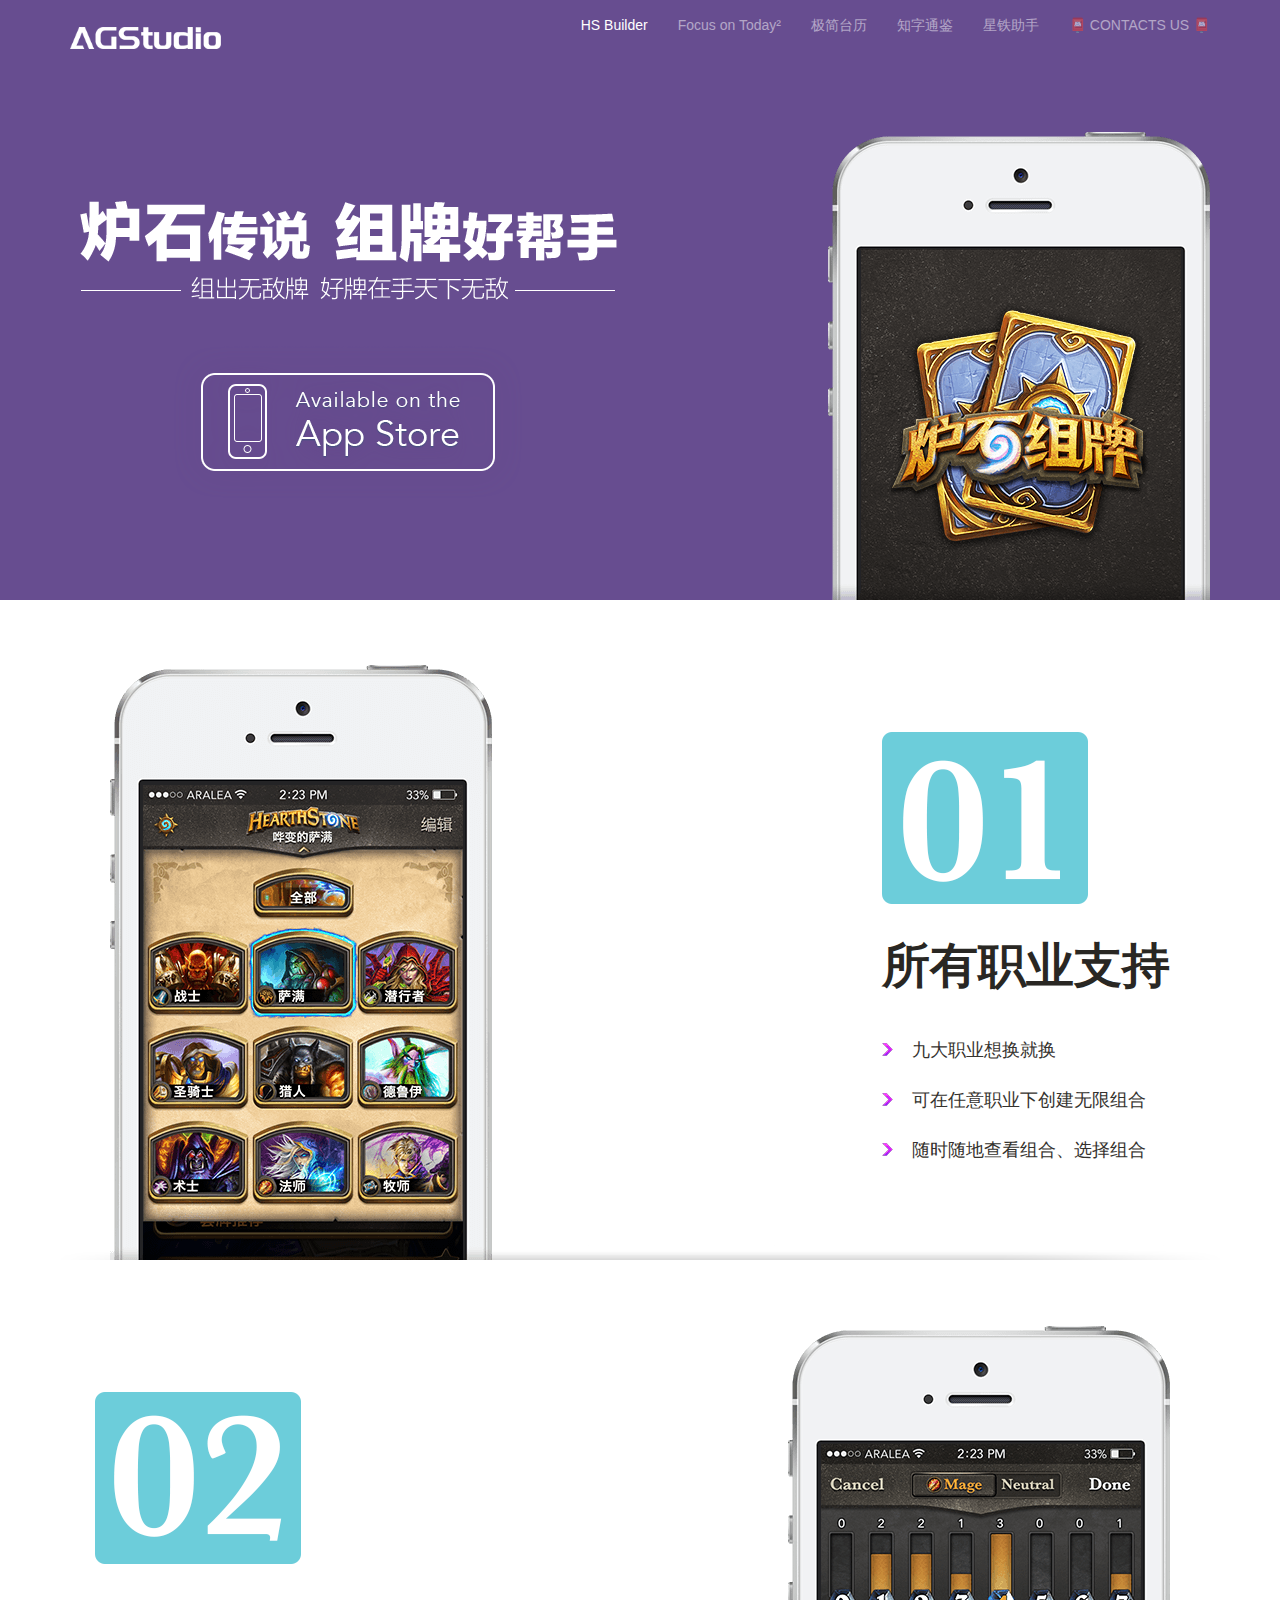
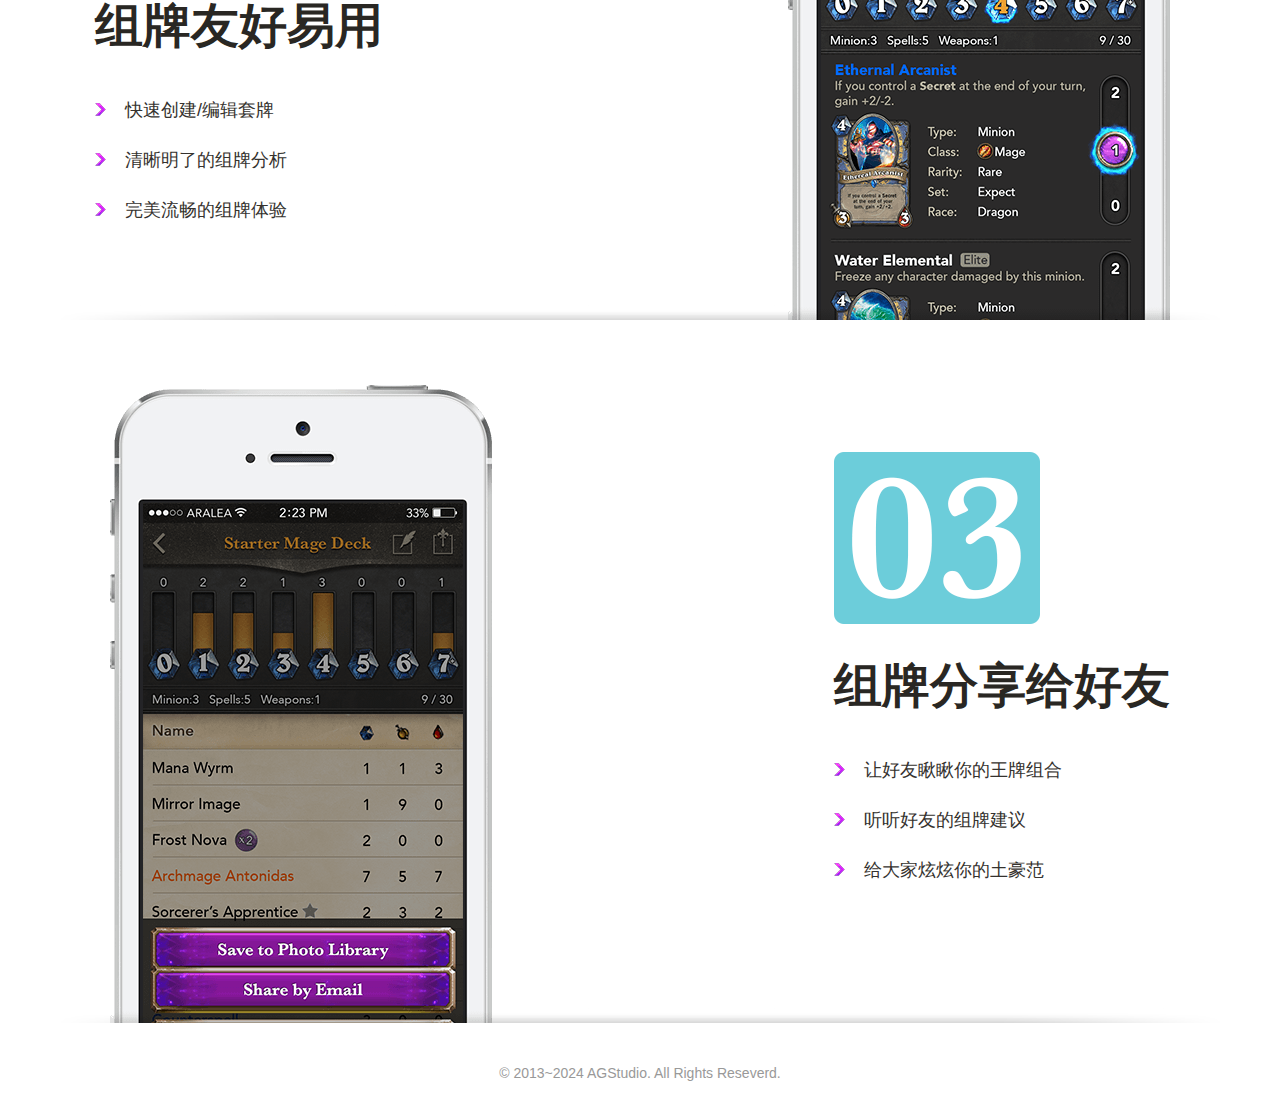
<file: index.html>
<!DOCTYPE html>
<html lang="en">

<head>
	<meta charset="UTF-8">
	<meta http-equiv="X-UA-Compatible" content="IE=edge">
	<meta name="viewport" content="width=device-width, initial-scale=1">
	<meta name="description" content="AGStudio">
	<meta name="keywords"
		content="AGStudio,Design,Develope,Products,Simple,Awesome,Smart,Hearthstone,Deck Builder,Decks,idiom">
	<title>AGStudio - Deckbuilder For HearthStone</title>
	<!-- Latest compiled and minified CSS -->
	<link rel="stylesheet" href="https://maxcdn.bootstrapcdn.com/bootstrap/3.3.5/css/bootstrap.min.css">
	<!--<link rel="stylesheet" href="css/bootstrap.min.css">-->
	<!-- Optional theme -->
	<!--<link rel="stylesheet" href="https://maxcdn.bootstrapcdn.com/bootstrap/3.3.5/css/bootstrap-theme.min.css">-->
	<link rel="stylesheet" href="css/style.css">
	<link rel="stylesheet" href="css/hs.css">
	<link rel="icon" href="images/favicon.ico">
    <!--<script type="text/javascript">
        (function (c, l, a, r, i, t, y) {
            c[a] = c[a] || function () { (c[a].q = c[a].q || []).push(arguments) };
            t = l.createElement(r); t.async = 1; t.src = "https://www.clarity.ms/tag/" + i;
            y = l.getElementsByTagName(r)[0]; y.parentNode.insertBefore(t, y);
        })(window, document, "clarity", "script", "ksd0ayms5r");
    </script>-->
</head>

<body>
	<nav class="navbar navbar-default navbar-fixed-top">
		<div class="container">
			<div class="navbar-header">
				<button type="button" class="navbar-toggle collapsed" data-toggle="collapse" data-target="#ags-navbar"
					aria-controls="ags-navbar" aria-expanded="false">
					<span class="sr-only">Toggle navigation</span>
					<span class="icon-bar"></span>
					<span class="icon-bar"></span>
					<span class="icon-bar"></span>
				</button>
				<a href="index.html" class="navbar-brand"><img id="logo" src="images/logo-w.png" alt="AGStudio"></a>
			</div>
			<div id="ags-navbar" class="navbar-collapse collapse">
				<ul class="nav navbar-nav navbar-right">
					<li class="active"><a href="index.html">HS Builder</a></li>
					<li class="menu"><a href="fot.html">Focus on Today²</a></li>
					<li class="menu"><a href="acal.html">极简台历</a></li>
					<li class="menu"><a href="idiom.html">知字通鉴</a></li>
					<li class="menu"><a href="sra.html">星铁助手</a></li>
					<li class="menu"><a href="mailto:tdtot@outlook.com">📮 CONTACTS US 📮</a></li>
				</ul>
			</div>
		</div>
	</nav>
	<div id="headBg">
		<div class="container">
			<div class="row">
				<div class="col-md-6 col-xs-12 col-sm-6 col-lg-6">
					<div class="hs-icon"><img src="images/hs/img-HSDeck-Logo.png" alt=""></div>
					<div class="slogan">
						<img src="images/hs/img-slogan.png" alt="">
					</div>


					<div class="appstore">
						<a
							href="https://apps.apple.com/cn/app/%E7%82%89%E7%9F%B3%E7%BB%84%E7%89%8C-for-%E7%82%89%E7%9F%B3%E4%BC%A0%E8%AF%B4/id779519284">
							<img src="images/hs/btn-appstore-normal.png" alt="">
						</a>
					</div>
				</div>

				<div class="col-md-6 col-xs-12 col-sm-6 col-lg-6">
					<div class="iPhoneMain">
						<img class="img-responsive" src="images/hs/img-iPhone-main.png" alt="">
					</div>
				</div>
			</div>
		</div>

	</div>

	<div class="container">
		<div class="row splitLine">
			<div class="col-md-6 col-xs-12 col-sm-6 col-lg-6">
				<img class="leftImg" src="images/hs/img-iPhone-one.png" alt="">
			</div>
			<div class="col-md-6 col-xs-12 col-sm-6 col-lg-6">
				<div class="rightDes">
					<img src="images/hs/img-number-one.png" alt="">
					<h1><span class="big">所有</span>职业支持</h1>
					<ul class="decription">
						<li>九大职业想换就换</li>
						<li>可在任意职业下创建无限组合</li>
						<li>随时随地查看组合、选择组合</li>
					</ul>
				</div>
			</div>
		</div>
		<div class="row splitLine">
			<div class="col-md-6 col-xs-12 col-sm-6 col-lg-6 leftDes">
				<img src="images/hs/img-number-two.png" alt="">
				<h1><span class="big">组牌</span>友好易用</h1>
				<ul class="decription">
					<li>快速创建/编辑套牌</li>
					<li>清晰明了的组牌分析</li>
					<li>完美流畅的组牌体验</li>
				</ul>
			</div>
			<div class="col-md-6 col-xs-12 col-sm-6 col-lg-6 ">
				<div class="rightImg">
					<img class="img-responsive" src="images/hs/img-iPhone-two.png" alt="">
				</div>
			</div>
		</div>
		<div class="row splitLine">
			<div class="col-md-6 col-xs-12 col-sm-6 col-lg-6"><img class="leftImg" src="images/hs/img-iPhone-three.png"
					alt=""></div>
			<div class="col-md-6 col-xs-12 col-sm-6 col-lg-6 ">
				<div class="rightDes">
					<img src="images/hs/img-number-three.png" alt="">
					<h1><span class="big">组牌</span>分享给好友</h1>
					<ul class="decription">
						<li>让好友瞅瞅你的王牌组合</li>
						<li>听听好友的组牌建议</li>
						<li>给大家炫炫你的土豪范</li>
					</ul>
				</div>
			</div>
		</div>
		<div id="footer">© 2013~2024 AGStudio. All Rights Reseverd.</div>
	</div>

	<!-- Latest compiled and minified JavaScript -->
	<script src="http://libs.baidu.com/jquery/2.0.2/jquery.min.js"></script>
	<script src="https://maxcdn.bootstrapcdn.com/bootstrap/3.3.5/js/bootstrap.min.js"></script>
</body>

</html>
</file>
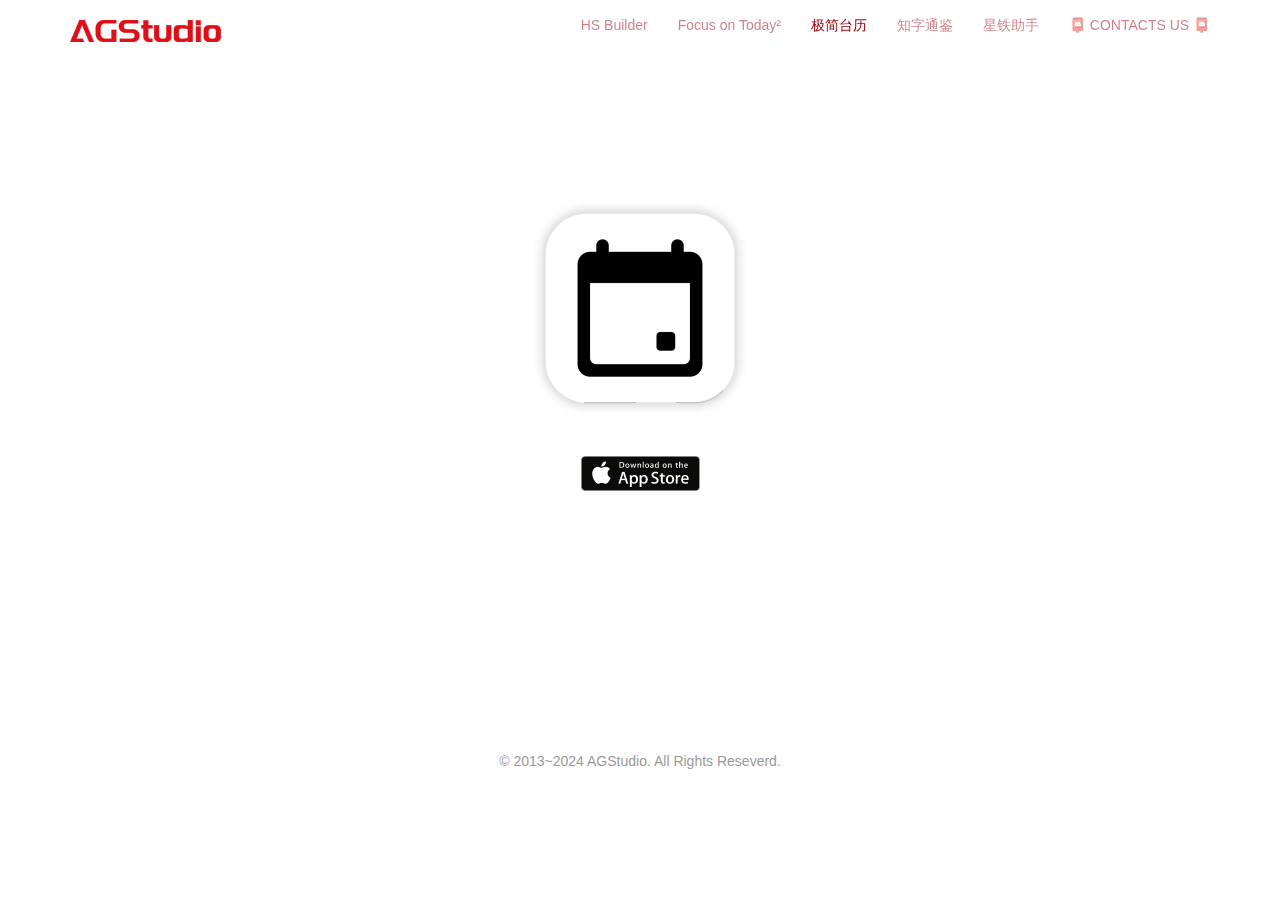
<file: acal.html>
<!DOCTYPE html>
<html lang="zh">

<head>
    <meta charset="UTF-8">
    <meta http-equiv="X-UA-Compatible" content="IE=edge">
    <meta name="viewport" content="width=device-width, initial-scale=1">
    <meta name="description" content="AGStudio">
    <meta name="keywords"
        content="AGStudio,Design,Develope,Products,Simple,Awesome,Smart,Hearthstone,Deck Builder,Decks,idiom">
    <title>AGStudio - Focus on Today²</title>
    <link rel="stylesheet" href="https://maxcdn.bootstrapcdn.com/bootstrap/3.3.5/css/bootstrap.min.css">
    <!-- Optional theme -->
    <!--<link rel="stylesheet" href="https://maxcdn.bootstrapcdn.com/bootstrap/3.3.5/css/bootstrap-theme.min.css">-->
    <link rel="stylesheet" href="css/style.css">
    <link rel="stylesheet" href="css/idiom.css">
    <link rel="stylesheet" href="css/sra.css">
    <link rel="stylesheet" href="css/fot.css">
    <link rel="stylesheet" href="css/acal.css">
    <link rel="icon" href="images/favicon.ico">

<script src="js/Color4Bg.js"></script>			
    <!--<script type="text/javascript">
        (function (c, l, a, r, i, t, y) {
            c[a] = c[a] || function () { (c[a].q = c[a].q || []).push(arguments) };
            t = l.createElement(r); t.async = 1; t.src = "https://www.clarity.ms/tag/" + i;
            y = l.getElementsByTagName(r)[0]; y.parentNode.insertBefore(t, y);
        })(window, document, "clarity", "script", "ksd0ayms5r");
    </script>-->
</head>

<body class="bg_sra">
    <nav class="navbar navbar-default navbar-fixed-top">
        <div class="container">
            <div class="navbar-header">
                <button type="button" class="navbar-toggle collapsed" data-toggle="collapse" data-target="#ags-navbar">
                    <span class="sr-only">Toggle navigation</span>
                    <span class="icon-bar"></span>
                    <span class="icon-bar"></span>
                    <span class="icon-bar"></span>
                </button>
                <a href="index.html" class="navbar-brand"><img id="logo" src="images/logo.png" alt="AGStudio"></a>
            </div>
            <div id="ags-navbar" class="navbar-collapse collapse">
                <ul class="nav navbar-nav navbar-right">
                    <li class="menu"><a href="index.html">HS Builder</a></li>
                    <li class="menu"><a href="fot.html">Focus on Today²</a></li>
                    <li class="active"><a href="acal.html">极简台历</a></li>
                    <li class="menu"><a href="idiom.html">知字通鉴</a></li>
                    <li class="menu"><a href="sra.html">星铁助手</a></li>
                    <li clase="menu"><a href="mailto:tdtot@outlook.com">📮 CONTACTS US 📮</a></li>
                </ul>
            </div>
        </div>
    </nav>

    <div class="container">
        <img id="acalLogo" src="images/acal/img-acal-app-icon.png" alt="logo">
        <div class="download">
            <a href="https://apps.apple.com/app/id6739029647"><img src="images/appStore.png" alt="download"></a>
            <!--<a href="itms-services://?action=download-manifest&url=http://115.28.50.238/apps/writingsApp.plist"><img src="images/btn-download.png" alt="download"></a>-->
        </div>

        <div id="footer">© 2013~2024 AGStudio. All Rights Reseverd.</div>

    </div>

    <!-- Latest compiled and minified JavaScript -->
     <script>
        let colorbg = new Color4Bg.Bg({
            dom: "box",
            colors: ["#8BC7C1","#61ACB8","#42627D","#4D947A"],
            loop: true
        })
    </script>
    <script src="http://libs.baidu.com/jquery/2.0.2/jquery.min.js"></script>
    <script src="https://maxcdn.bootstrapcdn.com/bootstrap/3.3.5/js/bootstrap.min.js"></script>
</body>

</html>
</file>
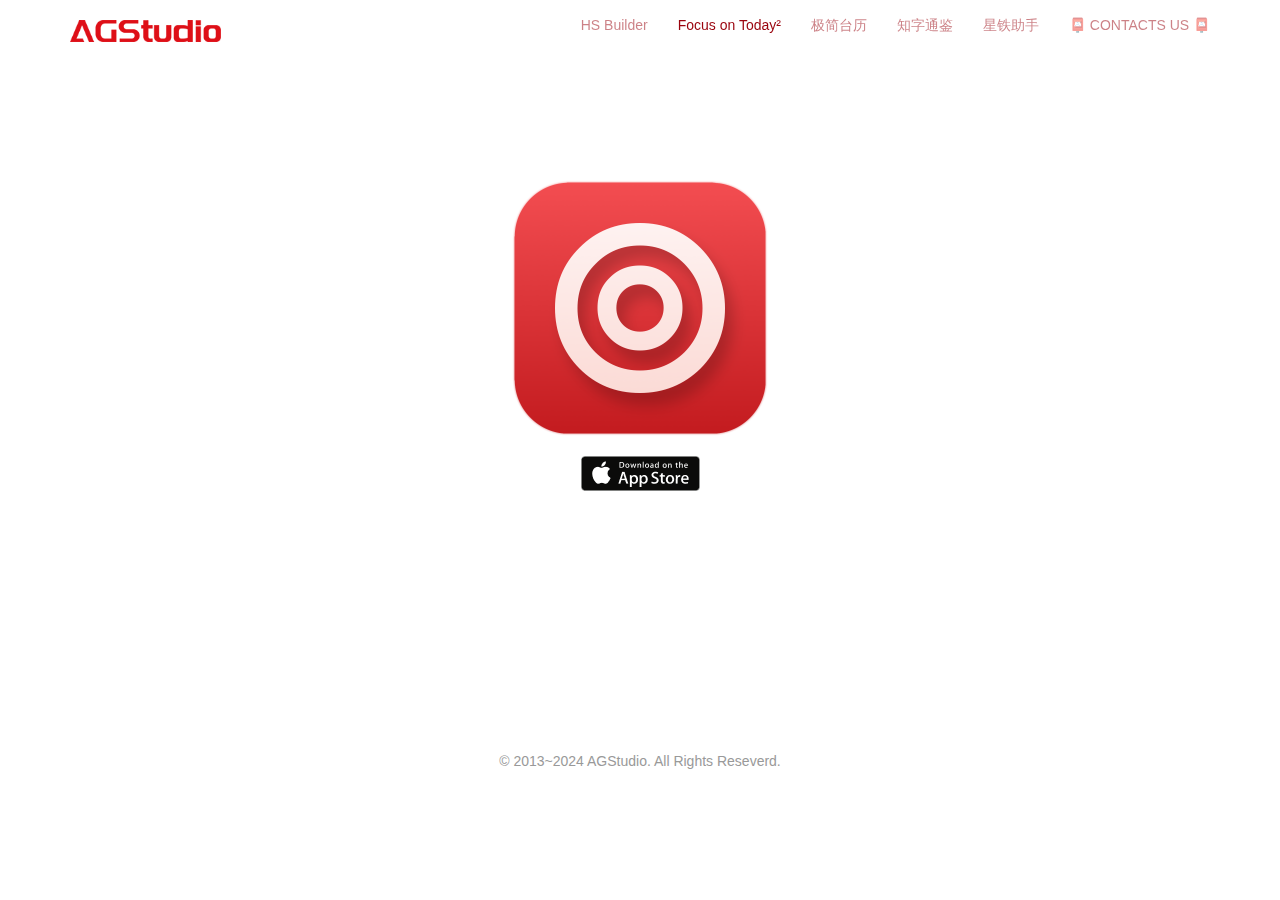
<file: fot.html>
<!DOCTYPE html>
<html lang="zh">

<head>
    <meta charset="UTF-8">
    <meta http-equiv="X-UA-Compatible" content="IE=edge">
    <meta name="viewport" content="width=device-width, initial-scale=1">
    <meta name="description" content="AGStudio">
    <meta name="keywords"
        content="AGStudio,Design,Develope,Products,Simple,Awesome,Smart,Hearthstone,Deck Builder,Decks,idiom">
    <title>AGStudio - Focus on Today²</title>
    <link rel="stylesheet" href="https://maxcdn.bootstrapcdn.com/bootstrap/3.3.5/css/bootstrap.min.css">
    <!-- Optional theme -->
    <!--<link rel="stylesheet" href="https://maxcdn.bootstrapcdn.com/bootstrap/3.3.5/css/bootstrap-theme.min.css">-->
    <link rel="stylesheet" href="css/style.css">
    <link rel="stylesheet" href="css/idiom.css">
    <link rel="stylesheet" href="css/sra.css">
    <link rel="stylesheet" href="css/fot.css">
    <link rel="icon" href="images/favicon.ico">

<script src="js/Color4Bg.js"></script>			
    <!--<script type="text/javascript">
        (function (c, l, a, r, i, t, y) {
            c[a] = c[a] || function () { (c[a].q = c[a].q || []).push(arguments) };
            t = l.createElement(r); t.async = 1; t.src = "https://www.clarity.ms/tag/" + i;
            y = l.getElementsByTagName(r)[0]; y.parentNode.insertBefore(t, y);
        })(window, document, "clarity", "script", "ksd0ayms5r");
    </script>-->
</head>

<body class="bg_sra">
    <nav class="navbar navbar-default navbar-fixed-top">
        <div class="container">
            <div class="navbar-header">
                <button type="button" class="navbar-toggle collapsed" data-toggle="collapse" data-target="#ags-navbar">
                    <span class="sr-only">Toggle navigation</span>
                    <span class="icon-bar"></span>
                    <span class="icon-bar"></span>
                    <span class="icon-bar"></span>
                </button>
                <a href="index.html" class="navbar-brand"><img id="logo" src="images/logo.png" alt="AGStudio"></a>
            </div>
            <div id="ags-navbar" class="navbar-collapse collapse">
                <ul class="nav navbar-nav navbar-right">
                    <li class="menu"><a href="index.html">HS Builder</a></li>
                    <li class="active"><a href="fot.html">Focus on Today²</a></li>
                    <li class="menu"><a href="acal.html">极简台历</a></li>
                    <li class="menu"><a href="idiom.html">知字通鉴</a></li>
                    <li class="menu"><a href="sra.html">星铁助手</a></li>
                    <li clase="menu"><a href="mailto:tdtot@outlook.com">📮 CONTACTS US 📮</a></li>
                </ul>
            </div>
        </div>
    </nav>

    <div class="container">
        <img id="fotLogo" src="images/fot/img-fot-app-icon.png" alt="logo">
        <div class="download">
            <a href="https://apps.apple.com/app/id6478431169"><img src="images/appStore.png" alt="download"></a>
            <!--<a href="itms-services://?action=download-manifest&url=http://115.28.50.238/apps/writingsApp.plist"><img src="images/btn-download.png" alt="download"></a>-->
        </div>

        <div id="footer">© 2013~2024 AGStudio. All Rights Reseverd.</div>

    </div>

    <!-- Latest compiled and minified JavaScript -->
     <script>
        let colorbg = new Color4Bg.Bg({
            dom: "box",
            colors: ["#8BC7C1","#61ACB8","#42627D","#4D947A"],
            loop: true
        })
    </script>
    <script src="http://libs.baidu.com/jquery/2.0.2/jquery.min.js"></script>
    <script src="https://maxcdn.bootstrapcdn.com/bootstrap/3.3.5/js/bootstrap.min.js"></script>
</body>

</html>
</file>
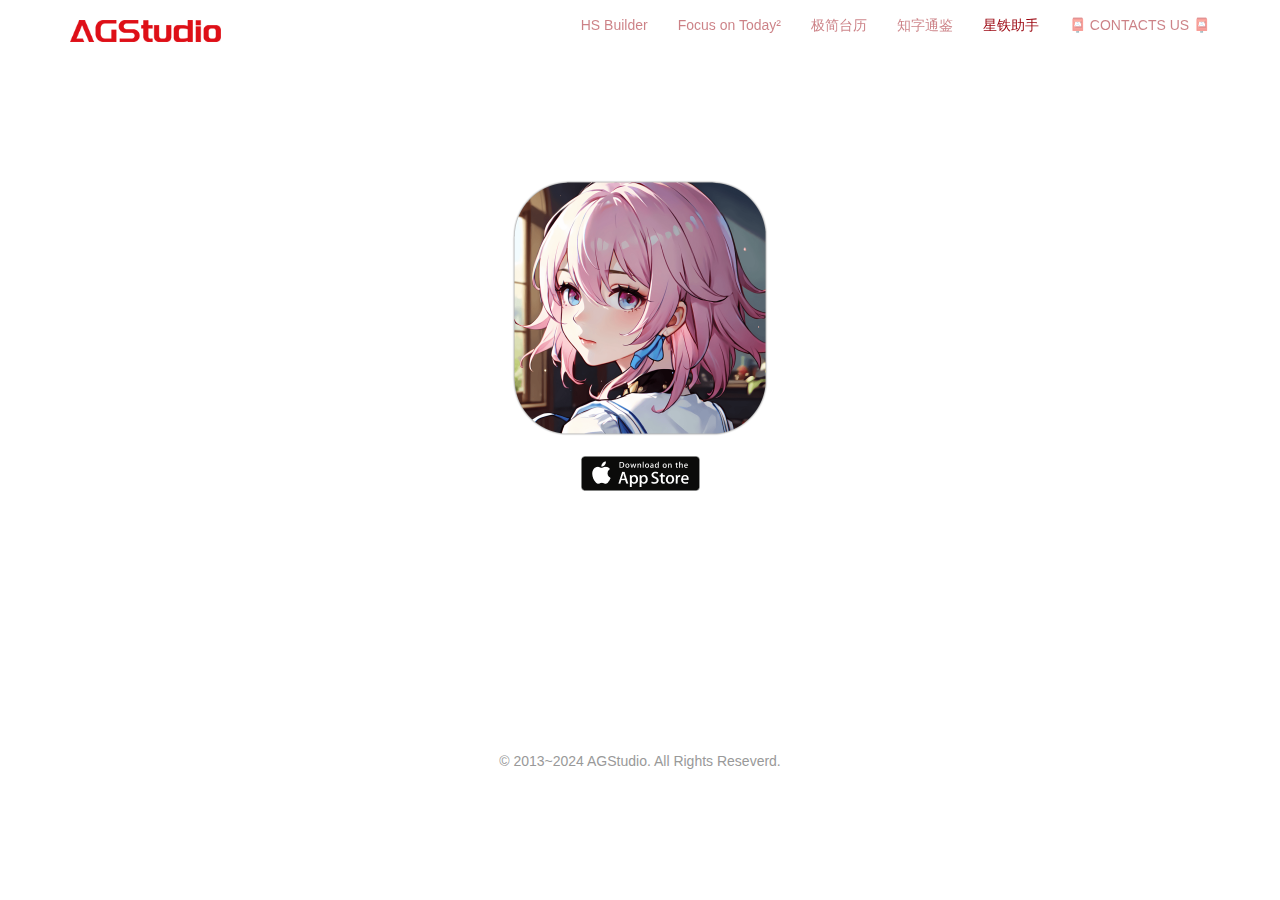
<file: sra.html>
<!DOCTYPE html>
<html lang="zh">

<head>
    <meta charset="UTF-8">
    <meta http-equiv="X-UA-Compatible" content="IE=edge">
    <meta name="viewport" content="width=device-width, initial-scale=1">
    <meta name="description" content="AGStudio">
    <meta name="keywords"
        content="AGStudio,Design,Develope,Products,Simple,Awesome,Smart,Hearthstone,Deck Builder,Decks,idiom">
    <title>AGStudio - 星铁助手</title>
    <link rel="stylesheet" href="https://maxcdn.bootstrapcdn.com/bootstrap/3.3.5/css/bootstrap.min.css">
    <!-- Optional theme -->
    <!--<link rel="stylesheet" href="https://maxcdn.bootstrapcdn.com/bootstrap/3.3.5/css/bootstrap-theme.min.css">-->
    <link rel="stylesheet" href="css/style.css">
    <link rel="stylesheet" href="css/idiom.css">
    <link rel="stylesheet" href="css/sra.css">
    <link rel="icon" href="images/favicon.ico">
    <!--<script type="text/javascript">
        (function (c, l, a, r, i, t, y) {
            c[a] = c[a] || function () { (c[a].q = c[a].q || []).push(arguments) };
            t = l.createElement(r); t.async = 1; t.src = "https://www.clarity.ms/tag/" + i;
            y = l.getElementsByTagName(r)[0]; y.parentNode.insertBefore(t, y);
        })(window, document, "clarity", "script", "ksd0ayms5r");
    </script>-->
</head>

<body class="bg_sra">
    <nav class="navbar navbar-default navbar-fixed-top">
        <div class="container">
            <div class="navbar-header">
                <button type="button" class="navbar-toggle collapsed" data-toggle="collapse" data-target="#ags-navbar">
                    <span class="sr-only">Toggle navigation</span>
                    <span class="icon-bar"></span>
                    <span class="icon-bar"></span>
                    <span class="icon-bar"></span>
                </button>
                <a href="index.html" class="navbar-brand"><img id="logo" src="images/logo.png" alt="AGStudio"></a>
            </div>
            <div id="ags-navbar" class="navbar-collapse collapse">
                <ul class="nav navbar-nav navbar-right">
                    <li class="menu"><a href="index.html">HS Builder</a></li>
                    <li class="menu"><a href="fot.html">Focus on Today²</a></li>
                    <li class="menu"><a href="acal.html">极简台历</a></li>
                    <li class="menu"><a href="idiom.html">知字通鉴</a></li>
                    <li class="active"><a href="sra.html">星铁助手</a></li>
                    <li clase="menu"><a href="mailto:tdtot@outlook.com">📮 CONTACTS US 📮</a></li>
                </ul>
            </div>
        </div>
    </nav>

    <div class="container">
        <img id="sraLogo" src="images/sra/img-sra-app-icon.png" alt="logo">
        <div class="download">
            <a href="https://apps.apple.com/app/id6450944895"><img src="images/appStore.png" alt="download"></a>
            <!--<a href="itms-services://?action=download-manifest&url=http://115.28.50.238/apps/writingsApp.plist"><img src="images/btn-download.png" alt="download"></a>-->
        </div>

        <div id="footer">© 2013~2024 AGStudio. All Rights Reseverd.</div>

    </div>

    <!-- Latest compiled and minified JavaScript -->
    <script src="http://libs.baidu.com/jquery/2.0.2/jquery.min.js"></script>
    <script src="https://maxcdn.bootstrapcdn.com/bootstrap/3.3.5/js/bootstrap.min.js"></script>
</body>

</html>
</file>
<file: css/style.css>
@import url(http://fonts.googleapis.com/css?family=Open+Sans);

@font-face {
  font-family: "Sofia Sans";
  src: url("fonts/ags_logo.ttf");
}

body{
    font-family: "Sofia Sans,”Open Sans","PingFang SC", "Hiragino Sans GB", sans-serif !important;
    color: #333;
}


nav{
    z-index: 100;
    background: transparent;
}

.navbar-brand>h1{
    margin: 0;
    padding: 0;
}

.navbar-brand{
    padding: 5px 15px 0 15px;
}

#logo{
    width:70%;
    margin-top: 15px;
}

#footer{
	     margin: 0;
	 text-align: center;
	  font-size: 14px;
          color: #999;
	padding-top: 40px;
    padding-bottom: 10px;
}
</file>
<file: css/hs.css>
.navbar{
    background-color: #674D90;
    border: transparent;
}
.navbar-default{
    background-color: #674D90;
    border: none;
}


.navbar-default .navbar-nav>.active>a, .navbar-default .navbar-nav>.active>a:focus, .navbar-default .navbar-nav>.active>a:hover{
    color: #fff;
    background: transparent;
}

.navbar-default .navbar-nav>li>a{
    color: rgba(255, 255, 255, 0.5);
}

.navbar-default .navbar-nav>.menu>a:focus, .navbar-default .navbar-nav>.menu>a:hover{
    color: #fff;
}


#logo{
    color: #fff;
}

.navbar-brand{
    font-size: 24px;
    font-weight: normal;
    padding-top: 12px;
}

#headBg{
    height:600px;
    background-color: #674D90;
}

#headBg .container{
    padding-top:100px;
}

.slogan{
	position: relative;
	padding-top:100px;
}

.hs-icon{
    position: relative;
    display: none;
}

.appstore{
    position: relative;
    text-align: center;
    /*margin-left: 94px;*/
    padding-top: 40px;
    /*width: 348px;*/
}

.iPhoneMain {
	float: right;
    padding-top: 1px;
}

.slides{
	height:660px;
	background: url("../images/hs/img-split-line.png")  no-repeat bottom center;
}

.leftImg{
	float:left;
	padding: 65px 40px 0 40px;
}

.rightDes{
	float: right;
	padding: 132px 40px 0 0 ;
}

.rightImg{
	float: right;
	padding: 65px 40px 0 0 ;
}

.leftDes{
	padding: 132px 40px 0 40px;
}

h1{
	color: #292723;
	font-size: 48px;
	font-weight: bold;
	margin-top: 36px;
}

.big{
	color: #292723;
	font-size: 48px;
	font-weight: bold;
}

.decription{
	color:#35322E;
	font-size: 20px;
	font-weight: 200;
	padding: 0;
	margin-top: 22px;
}

.decription li{
	list-style: none;
	background:url("../images/hs/img-arrow.png") no-repeat left;
	padding-left: 30px;
	line-height: 50px;
}

.iPhone-two{
	float:right;
	padding-top: 65px;
}
.number-two{
	float:left;
	padding-left: 10px;
	padding-top: 132px;
}

.iPhone-three{
	float:left;
	padding-top: 65px;
}
.number-three{
	float:right;
	width: 386px;
	padding-top: 132px;
}

img{
	max-width: 100%;
}

.splitLine{
	clear: both;
	background: url("../images/hs/img-split-line.png")  no-repeat bottom center;
}

.bigPic{
	padding-bottom:  40px;
}


@media screen and (max-width: 640px){

    #headBg{
        height:568px;
    }

    .iPhoneMain{
		display: none;
	}

	.appstore{
		text-align: center;
        padding-top: 40px;
	}

	.slogan{
		text-align: center;
		padding-top: 40px;
	}

    .hs-icon{
        text-align: center;
        display:block;
    }

	.leftImg {
		display: none;
	}

	.rightImg{
		display: none;
	}

	.leftDes{
		padding: 40px 0 40px 20px;
	}

	.leftDes img{
		float:left;
		width: 16%;
	}

	.rightDes img{
		float:left;
		width: 16%;
	}

	.rightDes{
		padding: 40px 0 40px 0px;
	}

	.big{
		font-size: 30px;
	}
	.leftDes h1{
		font-size: 30px;
		float: left;
		margin-left: 10px;
		margin-top: 4px;
	}

	.rightDes h1{
		float: left;
		font-size: 30px;
		margin-left: 10px;
		margin-top: 4px;
	}

}

/* ------------- Retina ------------- */
@media only screen and (-o-min-device-pixel-ratio: 2/1), /* Opera */
       only screen and (min--moz-device-pixel-ratio: 2), /* Firefox 16 之前 */
       only screen and (-webkit-min-device-pixel-ratio: 2), /* Webkit */
       only screen and (min-resolution: 240dpi), /* 标准 */
       only screen and (min-resolution: 2dppx) /* 标准 */
{
	.hs-icon{
        background-image: url("../images/hs/img-HSDeck-Logo@2x.png") no-repeat;
        background-size: 100px auto;
	}
}


.decription{
  	float: left;
  	font-size:18px;
  }

  .decription li{
	background:url("../images/hs/img-arrow-xs.png") no-repeat left;
}
</file>
<file: css/idiom.css>
.bg_idiom{
    background: url("../images/idiom/bg-background.png") repeat;
}

.navbar{
    background: transparent;
    border: transparent;
}

.navbar-default .navbar-nav>.active>a, .navbar-default .navbar-nav>.active>a:focus, .navbar-default .navbar-nav>.active>a:hover{
    color: #9A040E;
    background-color: transparent;
}

.navbar-default .navbar-nav>li>a{
    color: rgba(154, 4, 14, 0.5);
}



#logoIdiom{
    font-size: 24px;
    color: #9A040E;
    margin: 0;
    padding-top: 8px;
}

#idiomLogo{
    margin-top: 100px;
	text-align: center;
}


.download{
	     color: #9c0003;
	text-align: center;
    padding-bottom: 220px;
}
</file>
<file: css/sra.css>
.bg_idiom{
    background: url("../images/idiom/bg-background.png") repeat;
}

.navbar{
    background: transparent;
    border: transparent;
}

.navbar-default .navbar-nav>.active>a, .navbar-default .navbar-nav>.active>a:focus, .navbar-default .navbar-nav>.active>a:hover{
    color: #9A040E;
    background-color: transparent;
}

.navbar-default .navbar-nav>li>a{
    color: rgba(154, 4, 14, 0.5);
}



/* #logoSra{
    font-size: 24px;
    color: #9A040E;
    margin: 0;
    padding-top: 8px;
}*/

#sraLogo{
    width: 256px;
    height: 256px ;
    margin-top: 180px;
    margin-bottom: 20px;
}

.container{
    text-align: center;
}


.download{
	     color: #9c0003;
	text-align: center;
    padding-bottom: 220px;
}
</file>
<file: css/fot.css>
.bg_idiom {
    background: url("../images/idiom/bg-background.png") repeat;
}

.navbar {
    background: transparent;
    border: transparent;
}

.navbar-default .navbar-nav>.active>a,
.navbar-default .navbar-nav>.active>a:focus,
.navbar-default .navbar-nav>.active>a:hover {
    color: #9A040E;
    background-color: transparent;
}

.navbar-default .navbar-nav>li>a {
    color: rgba(154, 4, 14, 0.5);
}



/* #logoSra{
    font-size: 24px;
    color: #9A040E;
    margin: 0;
    padding-top: 8px;
}*/

#fotLogo {
    width: 256px;
    height: 256px;
    margin-top: 180px;
    margin-bottom: 20px;
}

.container {
    text-align: center;
}


.download {
    color: #9c0003;
    text-align: center;
    padding-bottom: 220px;
}
</file>
<file: css/acal.css>
.bg_idiom {
    background: url("../images/idiom/bg-background.png") repeat;
}

.navbar {
    background: transparent;
    border: transparent;
}

.navbar-default .navbar-nav>.active>a,
.navbar-default .navbar-nav>.active>a:focus,
.navbar-default .navbar-nav>.active>a:hover {
    color: #9A040E;
    background-color: transparent;
}

.navbar-default .navbar-nav>li>a {
    color: rgba(154, 4, 14, 0.5);
}



/* #logoSra{
    font-size: 24px;
    color: #9A040E;
    margin: 0;
    padding-top: 8px;
}*/

#acalLogo {
    width: 256px;
    height: 256px;
    margin-top: 180px;
    margin-bottom: 20px;
}

.container {
    text-align: center;
}


.download {
    color: #9c0003;
    text-align: center;
    padding-bottom: 220px;
}
</file>
